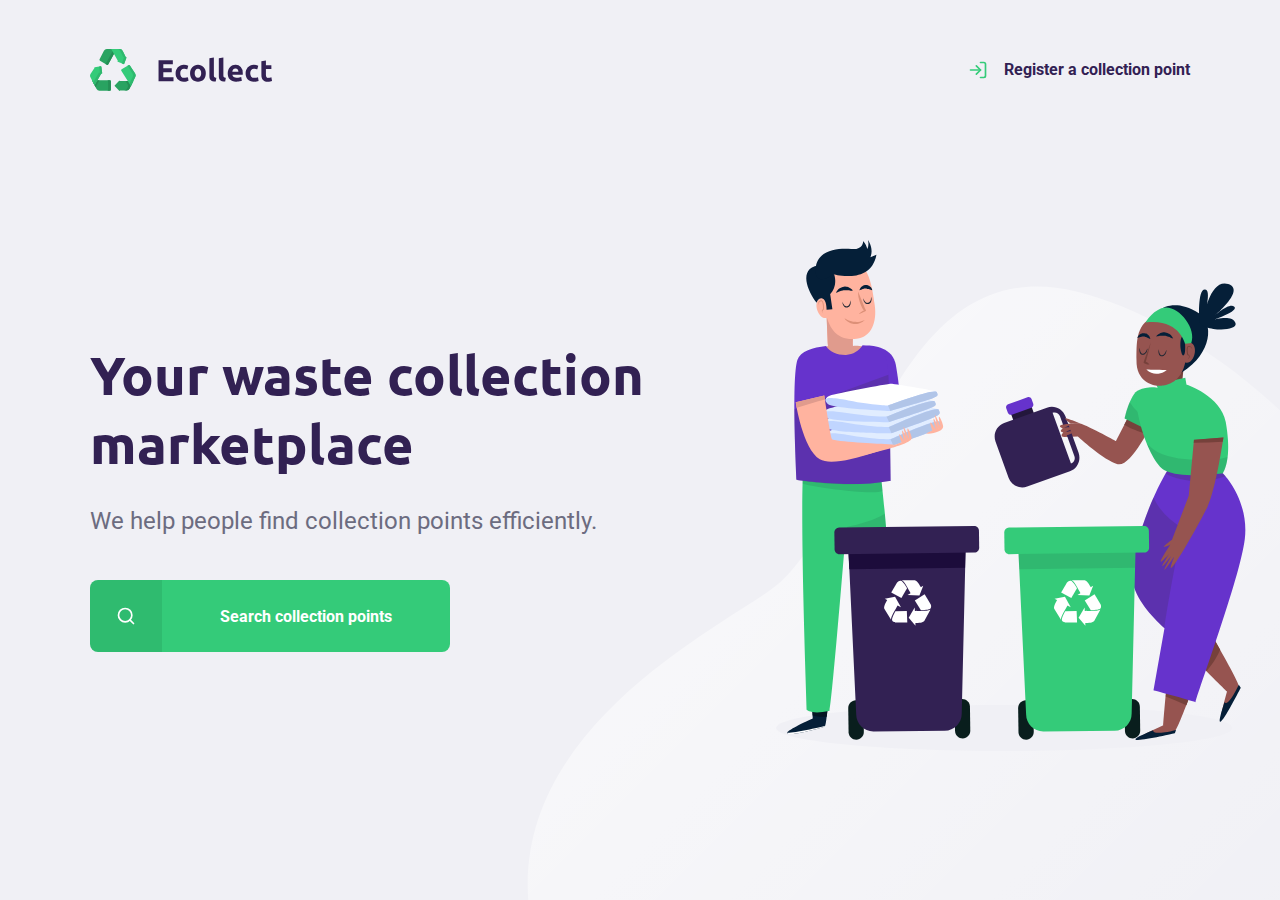
<file: 01-starter/index.html>
<!DOCTYPE html>
<html lang="en">
  <head>
    <meta charset="UTF-8" />
    <meta name="viewport" content="width=device-width, initial-scale=1.0" />
    <title>Ecollect</title>
    <link
      href="https://fonts.googleapis.com/css2?family=Roboto:wght@300;700&display=swap"
      rel="stylesheet"
    />
    <link
      href="https://fonts.googleapis.com/css2?family=Ubuntu:wght@700&display=swap"
      rel="stylesheet"
    />
    <link rel="stylesheet" href="./styles/main.css" />
    <link rel="stylesheet" href="./styles/home.css" />
    <link rel="stylesheet" href="./styles/responsive.css" />
  </head>
  <body>
    <div id="page-home">
      <div class="content">
        <header>
          <img src="./assets/logo.svg" alt="logo" />
          <a href="#">
            <span></span>
            Register a collection point
          </a>
        </header>
        <main>
          <h1>Your waste collection marketplace</h1>
          <p>We help people find collection points efficiently.</p>
          <a href="#"><span></span><strong>Search collection points</strong></a>
        </main>
      </div>
    </div>
  </body>
</html>
</file>
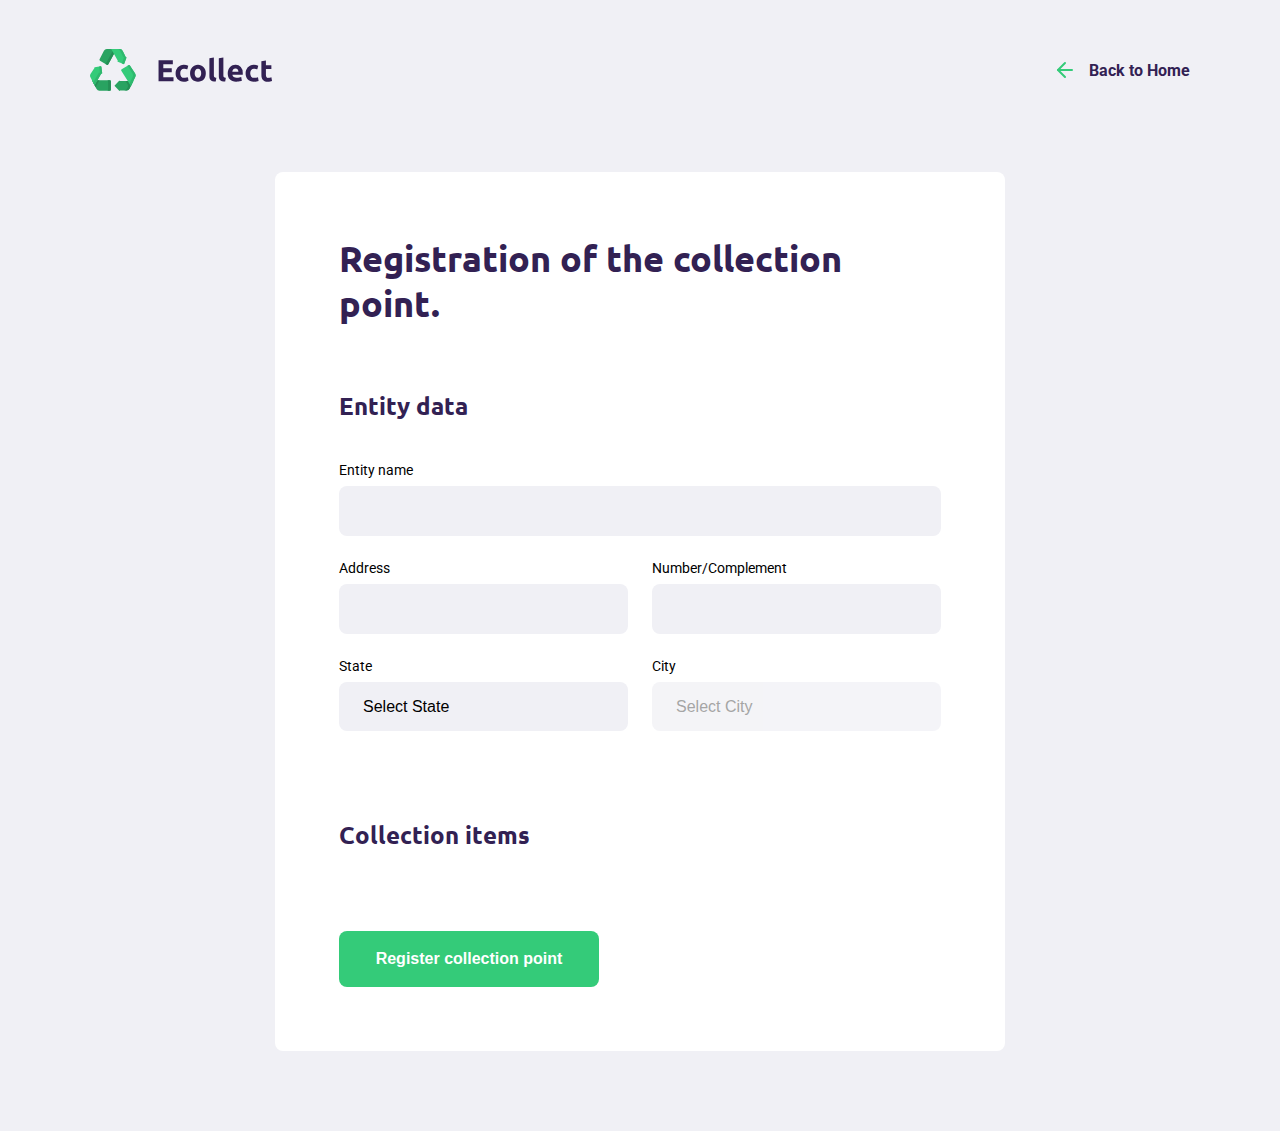
<file: 01-starter/create-point.html>
<!DOCTYPE html>
<html lang="en">
  <head>
    <meta charset="UTF-8" />
    <meta name="viewport" content="width=device-width, initial-scale=1.0" />
    <title>Ecollect</title>
    <link
      href="https://fonts.googleapis.com/css2?family=Roboto:wght@300;700&display=swap"
      rel="stylesheet"
    />
    <link
      href="https://fonts.googleapis.com/css2?family=Ubuntu:wght@700&display=swap"
      rel="stylesheet"
    />
    <link rel="stylesheet" href="./styles/main.css" />
    <link rel="stylesheet" href="./styles/create-point.css" />
    <link rel="stylesheet" href="./styles/responsive.css" />
  </head>
  <body>
    <div id="page-create-point">
      <header>
        <img src="./assets/logo.svg" alt="logo" />
        <a href="#">
          <span></span>
          Back to Home
        </a>
      </header>
      <form action="">
        <h1>Registration of the collection point.</h1>
        <fieldset>
          <legend>
            <h2>Entity data</h2>
          </legend>
          <div class="field">
            <label for="name">Entity name</label>
            <input type="text" name="name" />
          </div>
          <div class="field-group">
            <div class="field">
              <label for="address">Address</label>
              <input type="text" name="address" />
            </div>
            <div class="field">
              <label for="address">Number/Complement</label>
              <input type="text" name="address2" />
            </div>
          </div>
          <div class="field-group">
            <div class="field">
              <label for="state">State</label>
              <select name="fs">
                <option value="">Select State</option>
              </select>
              <input type="hidden" name="state" />
            </div>
            <div class="field">
              <label for="city">City</label>
              <select name="city" disabled>
                <option value="">Select City</option>
              </select>
            </div>
          </div>
        </fieldset>
        <fieldset>
          <legend>
            <h2>Collection items</h2>
          </legend>
        </fieldset>
        <button type="submit">Register collection point</button>
      </form>
    </div>
    <script src="./scripts/create-point.js"></script>
  </body>
</html>
</file>
<file: 01-starter/styles/main.css>
:root {
  --title-color: #322153;
  --primary-color: #34cb79;
}

* {
  margin: 0;
  padding: 0;
  box-sizing: border-box;
}

html {
  font-family: "Roboto", sans-serif;
}

body {
  background-color: #f0f0f5;
  -webkit-font-smoothing: antialiased;
}

a {
  text-decoration: none;
}

h1,
h2,
h3,
h4,
h5,
h6 {
  font-family: "Ubuntu", sans-serif;
  color: var(--title-color);
}
</file>
<file: 01-starter/styles/home.css>
#page-home {
  height: 100vh;
  background: url(../assets/home-background.svg) no-repeat;
  background-position: 41.2vw bottom;
}

#page-home .content {
  width: 90%;
  max-width: 1100px;
  height: 100%;
  margin: 0 auto;
  display: flex;
  flex-direction: column;
}

#page-home header {
  margin-top: 48px;
  display: flex;
  align-items: center;
  justify-content: space-between;
}

#page-home header a {
  display: flex;
  color: var(--title-color);
  font-weight: 700;
}

#page-home header a span {
  margin-right: 16px;
  display: flex;
  background-image: url(../assets/log-in.svg);
  width: 20px;
  height: 20px;
}

#page-home main {
  max-width: 560px;
  flex: 1;
  display: flex;
  flex-direction: column;
  justify-content: center;
}

#page-home main h1 {
  font-size: 54px;
}

#page-home main p {
  font-size: 24px;
  line-height: 38px;
  margin-top: 24px;
  color: #6c6c80;
}

#page-home main a {
  width: 100%;
  max-width: 360px;
  height: 72px;
  border-radius: 8px;
  display: flex;
  align-items: center;
  margin-top: 40px;
  background-color: var(--primary-color);
  transition: 400ms;
  color: white;
}

#page-home main a:hover {
  background-color: #2fb86e;
}

#page-home main a span {
  width: 72px;
  height: 72px;
  border-top-left-radius: 8px;
  border-bottom-left-radius: 8px;
  background-color: rgba(0, 0, 0, 0.08);
  display: flex;
  align-items: center;
  justify-content: center;
}

#page-home main a span::after {
  content: "";
  background: url(../assets/search.svg);
  width: 20px;
  height: 20px;
}

#page-home main a strong {
  flex: 1;
  color: white;
  text-align: center;
}
</file>
<file: 01-starter/styles/responsive.css>
@media (max-width: 900px) {
  #page-home {
    background-position: 70vw;
  }

  #page-home .content {
    align-items: center;
    text-align: center;
  }

  #page-home header a {
    position: absolute;
    bottom: 48px;
    left: 50%;
    transform: translateX(-50%);
  }

  #page-home main {
    align-items: center;
  }
}

@media (min-width: 1700px) {
  #page-home {
    background-position: 41.2vw;
  }
}

@media (max-height: 760px) {
  #page-home {
    background-position-y: 200px;
  }
}
</file>
<file: 01-starter/styles/create-point.css>
#page-create-point {
  width: 90%;
  max-width: 1100px;
  margin: 0 auto;
}

#page-create-point header {
  margin-top: 48px;
  display: flex;
  justify-content: space-between;
  align-items: center;
}

#page-create-point header a {
  color: var(--title-color);
  font-weight: bold;
  display: flex;
  align-items: center;
}

#page-create-point header a span {
  margin-right: 16px;
  background-image: url(../assets/arrow-left.svg);
  width: 20px;
  height: 24px;
  display: flex;
}

form {
  background-color: white;
  margin: 80px auto;
  padding: 64px;
  border-radius: 8px;
  max-width: 730px;
}

form h1 {
  font-size: 36px;
}

form fieldset {
  margin-top: 64px;
  border: 0;
}

form legend {
  margin-bottom: 40px;
}

form legend h2 {
  font-size: 24px;
}

form .field {
  flex: 1;
  display: flex;
  flex-direction: column;
  margin-bottom: 24px;
}

form .field-group {
  display: flex;
}

form input,
form select {
  background-color: #f0f0f5;
  border: 0;
  padding: 16px 24px;
  font-size: 16px;
  border-radius: 8px;
  /* outline: none; */
  outline-color: var(--title-color);
}

form select {
  -webkit-appearance: none;
  -moz-appearance: none;
  appearance: none;
}

form label {
  font-size: 14px;
  margin-bottom: 8px;
}

form .field-group .field + .field {
  margin-left: 24px;
}

form button {
  width: 260px;
  height: 56px;
  background-color: var(--primary-color);
  border-radius: 8px;
  color: white;
  font-weight: bold;
  font-size: 16px;
  border: 0;
  margin-top: 40px;
  transition: background-color 400ms;
}

form button:hover {
  background-color: #2fb86e;
}
</file>
